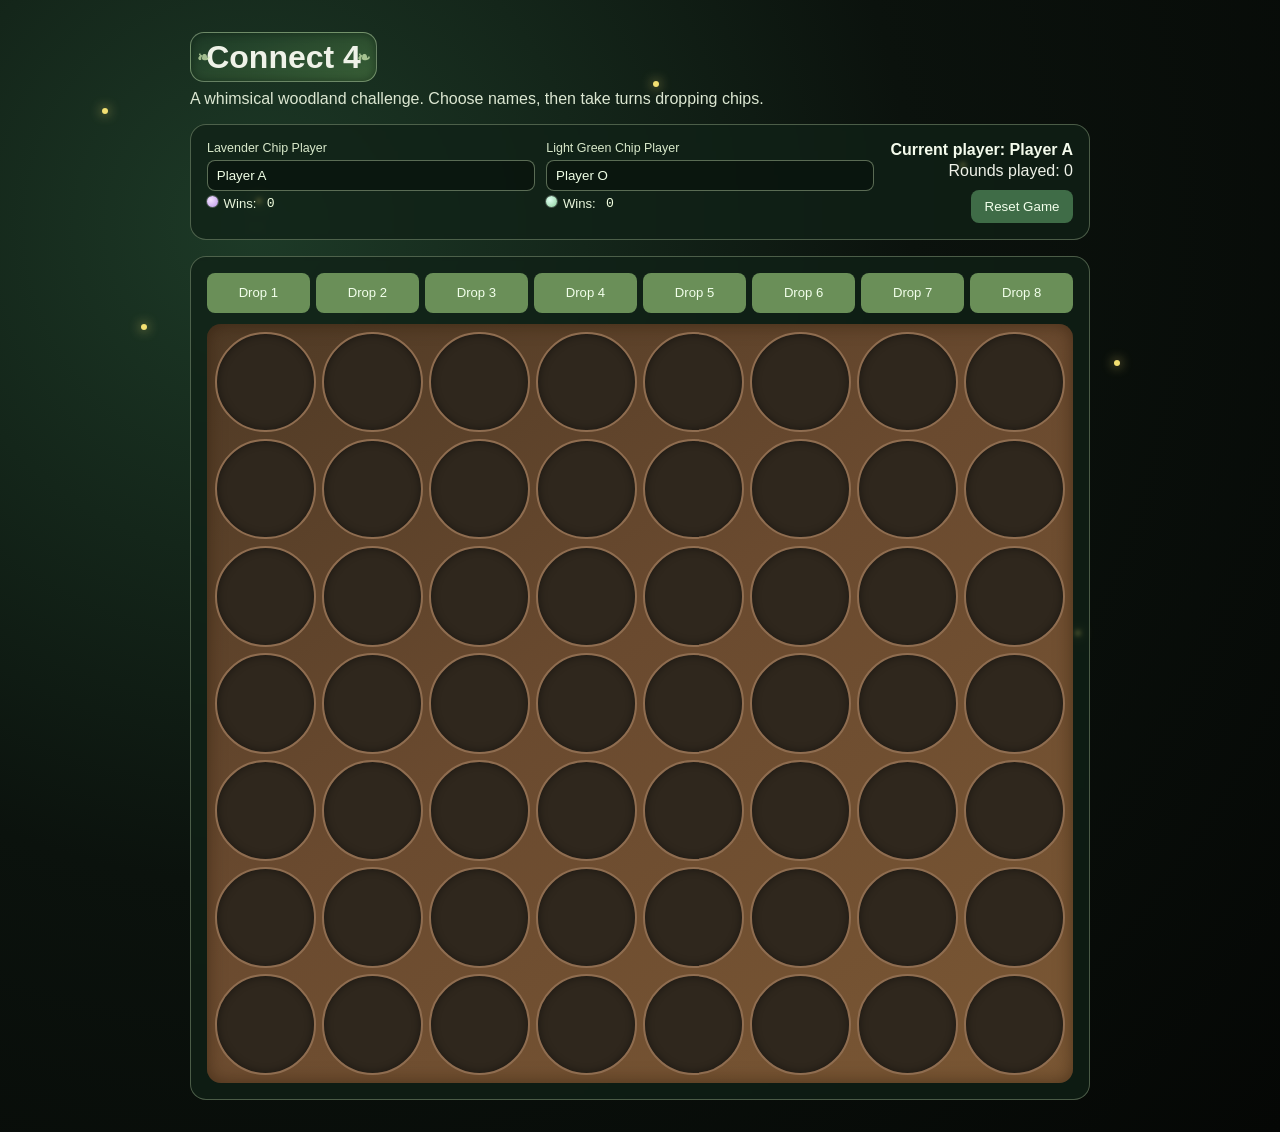
<file: connect4-web/index.html>
<!DOCTYPE html>
<html lang="en">
  <head>
    <meta charset="UTF-8" />
    <meta name="viewport" content="width=device-width, initial-scale=1.0" />
    <title>Connect 4</title>
    <link rel="stylesheet" href="./styles.css" />
  </head>
  <body>
    <div class="forest-floor" aria-hidden="true">
      <span class="firefly"></span>
      <span class="firefly"></span>
      <span class="firefly"></span>
      <span class="firefly"></span>
      <span class="firefly"></span>
      <span class="firefly"></span>
      <span class="firefly"></span>
      <span class="firefly"></span>
      <span class="firefly"></span>
      <span class="firefly"></span>
      <span class="firefly"></span>
      <span class="firefly"></span>
    </div>
    <main class="app">
      <h1 class="banner">Connect 4</h1>
      <p class="subtitle">
        A whimsical woodland challenge. Choose names, then take turns dropping chips.
      </p>

      <section class="panel controls">
        <div class="name-fields">
          <div class="player-column">
            <label class="name-label" for="playerAName">Lavender Chip Player</label>
            <input id="playerAName" type="text" maxlength="20" placeholder="Player A name" value="Player A" />
            <p class="tally-row">
              <span class="tally-chip tally-chip-a" aria-hidden="true"></span>
              Wins: <span id="playerATally" class="tally-marks">0</span>
            </p>
          </div>
          <div class="player-column">
            <label class="name-label" for="playerOName">Light Green Chip Player</label>
            <input id="playerOName" type="text" maxlength="20" placeholder="Player O name" value="Player O" />
            <p class="tally-row">
              <span class="tally-chip tally-chip-o" aria-hidden="true"></span>
              Wins: <span id="playerOTally" class="tally-marks">0</span>
            </p>
          </div>
        </div>
        <div class="side-controls">
          <div class="game-meta">
            <p id="status">Current player: A</p>
            <p id="roundCounter">Rounds played: 0</p>
          </div>
          <button id="resetBtn" class="reset-btn" type="button">Reset Game</button>
        </div>
      </section>

      <section class="panel">
        <div id="columnButtons" class="column-buttons" aria-label="Column buttons"></div>
        <div id="board" class="board" aria-label="Connect 4 board"></div>
      </section>
    </main>
    <div id="winnerPopup" class="winner-popup" role="status" aria-live="polite"></div>
    <div id="confettiLayer" class="confetti-layer" aria-hidden="true"></div>

    <script type="module" src="./app.js"></script>
  </body>
</html>
</file>
<file: connect4-web/styles.css>
* {
  box-sizing: border-box;
}

body {
  margin: 0;
  font-family: "Trebuchet MS", "Segoe UI", sans-serif;
  background: radial-gradient(circle at 20% 20%, #1d3a27 0%, #0b120d 48%, #050705 100%);
  color: #eff2e8;
  min-height: 100vh;
  position: relative;
  overflow-x: hidden;
}

.app {
  width: min(900px, 95vw);
  margin: 2rem auto;
  position: relative;
  z-index: 2;
}

h1 {
  margin: 0 0 0.5rem;
}

.subtitle {
  margin: 0 0 1rem;
  color: #dce7d2;
}

.panel {
  background: rgba(16, 34, 23, 0.76);
  border: 1px solid rgba(189, 212, 170, 0.35);
  border-radius: 16px;
  padding: 1rem;
  margin-bottom: 1rem;
  backdrop-filter: blur(2px);
}

.controls {
  display: flex;
  align-items: flex-start;
  justify-content: space-between;
  gap: 1rem;
  flex-wrap: nowrap;
}

#status {
  margin: 0;
  font-weight: 700;
  color: #f4fbec;
}

#roundCounter {
  margin: 0.2rem 0 0;
}

button {
  border: none;
  border-radius: 8px;
  padding: 0.55rem 0.85rem;
  cursor: pointer;
  background: #3f6c47;
  color: #f2ffeb;
  transition: transform 120ms ease, background 120ms ease;
}

button:hover {
  background: #507f5b;
  transform: translateY(-1px);
}

button:disabled {
  opacity: 0.6;
  cursor: not-allowed;
}

.column-buttons {
  display: grid;
  grid-template-columns: repeat(8, 1fr);
  gap: 0.4rem;
  margin-bottom: 0.7rem;
}

.col-btn {
  background: #6a8f58;
  min-height: 40px;
  font-size: 0.82rem;
  padding: 0.45rem 0.2rem;
}

.board {
  display: grid;
  grid-template-columns: repeat(8, 1fr);
  gap: 0.4rem;
  background: linear-gradient(145deg, #4f3a25 0%, #6a4a2f 45%, #7a5734 100%);
  border-radius: 14px;
  padding: 0.5rem;
  box-shadow: inset 0 0 18px rgba(41, 23, 7, 0.55);
  width: 100%;
}

.cell {
  aspect-ratio: 1 / 1;
  border-radius: 50%;
  background: #2f271d;
  border: 2px solid #8f6d50;
  box-shadow: inset 0 0 8px rgba(0, 0, 0, 0.45);
}

.cell.a {
  background: radial-gradient(circle at 35% 35%, #f4e3ff 0%, #ceb0f0 68%, #a482cb 100%);
  border-color: #d8beef;
}

.cell.o {
  background: radial-gradient(circle at 35% 35%, #dffff0 0%, #a8dfb8 68%, #77b486 100%);
  border-color: #bce8c8;
}

.forest-floor {
  position: fixed;
  inset: 0;
  z-index: 0;
  pointer-events: none;
}

.firefly {
  position: absolute;
  width: 6px;
  height: 6px;
  border-radius: 50%;
  background: rgba(255, 234, 119, 0.95);
  box-shadow: 0 0 12px rgba(255, 231, 120, 0.9);
  animation: drift 10s ease-in-out infinite, flicker 2.4s ease-in-out infinite;
}

.firefly:nth-child(1) {
  top: 12%;
  left: 8%;
  animation-delay: 0s;
}
.firefly:nth-child(2) {
  top: 22%;
  left: 20%;
  animation-delay: 1.1s;
}
.firefly:nth-child(3) {
  top: 18%;
  left: 75%;
  animation-delay: 0.5s;
}
.firefly:nth-child(4) {
  top: 40%;
  left: 87%;
  animation-delay: 2s;
}
.firefly:nth-child(5) {
  top: 36%;
  left: 11%;
  animation-delay: 1.4s;
}
.firefly:nth-child(6) {
  top: 62%;
  left: 17%;
  animation-delay: 0.7s;
}
.firefly:nth-child(7) {
  top: 70%;
  left: 84%;
  animation-delay: 1.8s;
}
.firefly:nth-child(8) {
  top: 52%;
  left: 58%;
  animation-delay: 0.9s;
}
.firefly:nth-child(9) {
  top: 83%;
  left: 66%;
  animation-delay: 1.3s;
}
.firefly:nth-child(10) {
  top: 79%;
  left: 33%;
  animation-delay: 2.1s;
}
.firefly:nth-child(11) {
  top: 9%;
  left: 51%;
  animation-delay: 1.6s;
}
.firefly:nth-child(12) {
  top: 89%;
  left: 47%;
  animation-delay: 0.2s;
}

.name-fields {
  display: grid;
  grid-template-columns: repeat(2, minmax(160px, 1fr));
  gap: 0.7rem;
  align-items: start;
  flex: 1 1 auto;
  min-width: 0;
}

.player-column {
  display: flex;
  flex-direction: column;
  gap: 0.3rem;
  min-width: 0;
}

.name-label {
  font-size: 0.78rem;
  color: #d8e8ca;
}

.tally-row {
  margin: 0;
  font-size: 0.82rem;
  color: #e9f6dc;
  display: flex;
  align-items: flex-start;
  flex-wrap: wrap;
  gap: 0.35rem;
}

.tally-marks {
  margin-left: 0.3rem;
  display: inline-block;
  max-width: 100%;
  font-family: "Consolas", "Courier New", monospace;
  letter-spacing: 0.08rem;
  line-height: 1.25;
  white-space: pre-line;
  overflow-wrap: anywhere;
  color: #f2ffe0;
}

.tally-chip {
  width: 11px;
  height: 11px;
  border-radius: 50%;
  display: inline-block;
  box-shadow: 0 0 0 1px rgba(255, 255, 255, 0.25);
}

.tally-chip-a {
  background: radial-gradient(circle at 35% 35%, #f4e3ff 0%, #ceb0f0 68%, #a482cb 100%);
}

.tally-chip-o {
  background: radial-gradient(circle at 35% 35%, #dffff0 0%, #a8dfb8 68%, #77b486 100%);
}

.game-meta {
  min-width: 180px;
  text-align: right;
}

.side-controls {
  display: flex;
  flex-direction: column;
  align-items: flex-end;
  gap: 0.6rem;
  flex: 0 0 auto;
}

.reset-btn {
  margin-left: 0;
  white-space: nowrap;
}

input {
  border-radius: 8px;
  border: 1px solid rgba(190, 215, 170, 0.45);
  background: rgba(9, 19, 13, 0.72);
  color: #effee5;
  padding: 0.45rem 0.55rem;
}

.banner {
  position: relative;
  display: inline-block;
  padding: 0.35rem 0.95rem;
  border-radius: 14px;
  background: linear-gradient(160deg, rgba(29, 58, 39, 0.87), rgba(67, 110, 62, 0.78));
  border: 1px solid rgba(190, 214, 173, 0.45);
  box-shadow: inset 0 0 10px rgba(5, 13, 8, 0.45);
}

.banner::before,
.banner::after {
  content: "❧";
  position: absolute;
  color: rgba(208, 232, 179, 0.74);
  font-size: 1rem;
  top: 50%;
  transform: translateY(-50%);
}

.banner::before {
  left: 0.35rem;
}

.banner::after {
  right: 0.35rem;
}

.winner-popup {
  position: fixed;
  top: 13%;
  left: 50%;
  transform: translateX(-50%) translateY(-10px);
  background: rgba(20, 48, 30, 0.95);
  color: #f3ffe7;
  border: 1px solid rgba(205, 226, 182, 0.65);
  border-radius: 12px;
  padding: 0.75rem 1.2rem;
  z-index: 6;
  opacity: 0;
  pointer-events: none;
  transition: opacity 500ms ease, transform 500ms ease;
  text-align: center;
  max-width: min(90vw, 420px);
}

.winner-popup.show {
  opacity: 1;
  transform: translateX(-50%) translateY(0);
}

.winner-popup.hide {
  opacity: 0;
  transform: translateX(-50%) translateY(-16px);
}

.confetti-layer {
  position: fixed;
  inset: 0;
  overflow: hidden;
  pointer-events: none;
  z-index: 5;
}

.confetti-piece {
  position: absolute;
  top: -6%;
  animation: confetti-fall linear forwards;
}

.confetti-piece.leaf {
  width: 12px;
  height: 18px;
  background: #80b56d;
  border-radius: 70% 20% 70% 20%;
}

.confetti-piece.flower {
  width: 14px;
  height: 14px;
  background: #f5d2ff;
  border-radius: 50%;
  box-shadow:
    -6px 0 0 #f5d2ff,
    6px 0 0 #f5d2ff,
    0 -6px 0 #f5d2ff,
    0 6px 0 #f5d2ff;
}

@keyframes drift {
  0%,
  100% {
    transform: translate(0, 0);
  }
  50% {
    transform: translate(15px, -10px);
  }
}

@keyframes flicker {
  0%,
  100% {
    opacity: 0.35;
  }
  50% {
    opacity: 1;
  }
}

@keyframes confetti-fall {
  0% {
    transform: translateY(0) rotate(0deg);
    opacity: 1;
  }
  100% {
    transform: translateY(112vh) rotate(700deg);
    opacity: 0.2;
  }
}

@media (max-width: 740px) {
  .app {
    width: min(100%, 95vw);
    margin: 1rem auto 1.5rem;
  }

  .subtitle {
    margin-bottom: 0.8rem;
    font-size: 0.95rem;
  }

  .panel {
    padding: 0.8rem;
    border-radius: 12px;
  }

  .controls {
    flex-direction: column;
    align-items: stretch;
    flex-wrap: wrap;
    gap: 0.75rem;
  }

  .name-fields {
    grid-template-columns: 1fr;
  }

  .side-controls {
    align-items: stretch;
  }

  .game-meta {
    text-align: left;
  }

  .reset-btn {
    margin-left: 0;
    width: 100%;
  }

  .column-buttons {
    gap: 0.25rem;
    margin-bottom: 0.5rem;
  }

  .col-btn {
    min-height: 34px;
    font-size: 0.66rem;
    border-radius: 6px;
  }

  .board {
    gap: 0.25rem;
    padding: 0.35rem;
    border-radius: 10px;
  }

  .cell {
    border-width: 1.5px;
  }
}

@media (max-width: 520px) {
  h1.banner {
    font-size: 1.5rem;
  }

  .name-label {
    font-size: 0.74rem;
  }

  input {
    font-size: 0.92rem;
    padding: 0.42rem 0.5rem;
  }

  #status,
  #roundCounter,
  .tally-row {
    font-size: 0.86rem;
  }

  .tally-marks {
    letter-spacing: 0.05rem;
    font-size: 0.82rem;
    overflow-wrap: anywhere;
  }

  .col-btn {
    min-height: 31px;
    font-size: 0.6rem;
    line-height: 1.05;
  }

  .winner-popup {
    top: 9%;
    padding: 0.65rem 0.9rem;
    font-size: 0.93rem;
  }
}

@media (max-width: 400px) {
  .app {
    width: 96vw;
  }

  .panel {
    padding: 0.65rem;
  }

  .column-buttons {
    gap: 0.18rem;
  }

  .board {
    gap: 0.18rem;
    padding: 0.28rem;
  }

  .col-btn {
    min-height: 28px;
    font-size: 0.56rem;
  }
}
</file>
